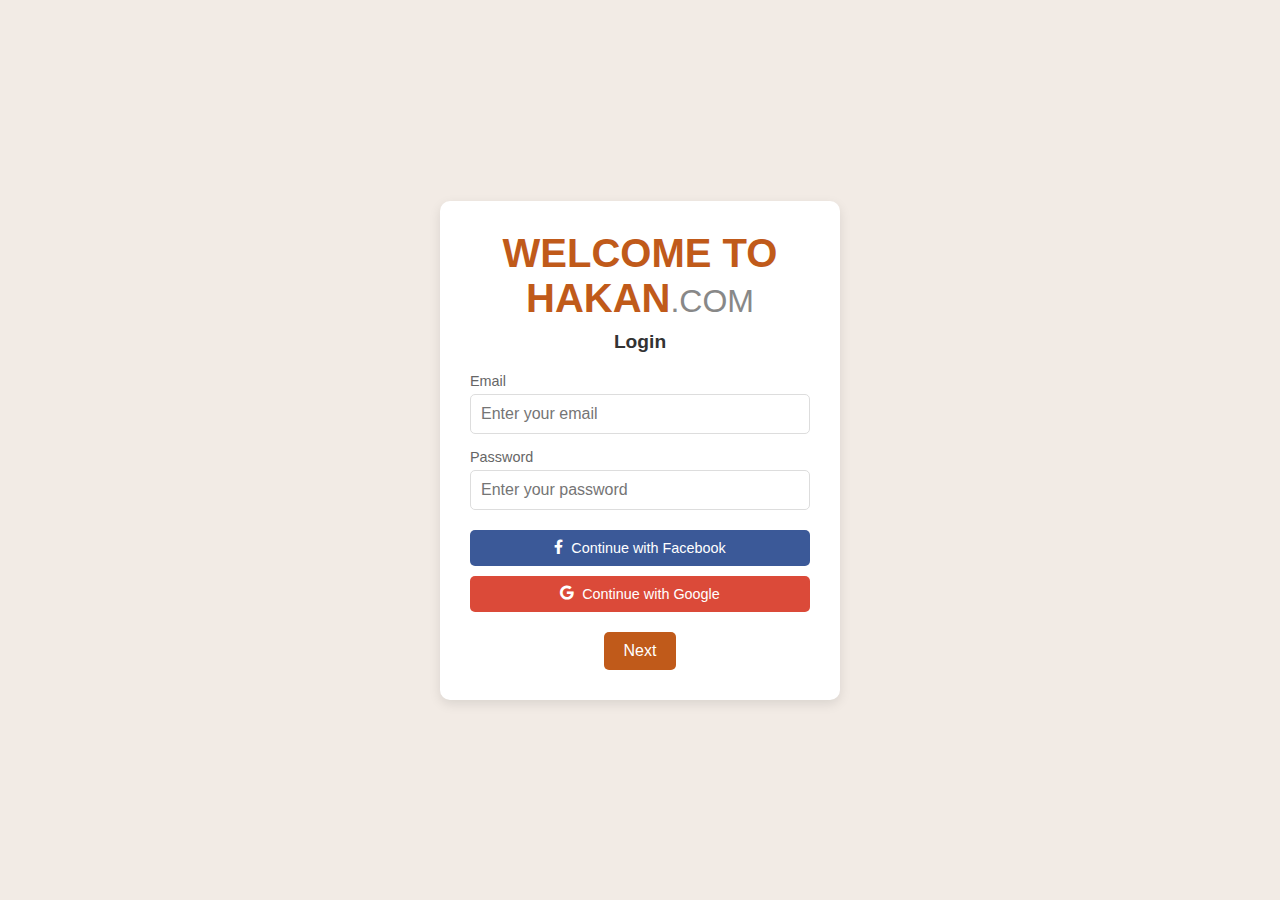
<file: index.html>
<!DOCTYPE html>
<html lang="en">
<head>
  <meta charset="UTF-8">
  <meta name="viewport" content="width=device-width, initial-scale=1.0">
  <title>Login - HAKAN</title>
  <link rel="stylesheet" href="https://cdnjs.cloudflare.com/ajax/libs/font-awesome/6.0.0-beta3/css/all.min.css">
  <style>
    /* styles.css */

* {
  box-sizing: border-box;
  margin: 0;
  padding: 0;
  font-family: Arial, sans-serif;
}

body {
  display: flex;
  align-items: center;
  justify-content: center;
  min-height: 100vh;
  background-color: #f2ebe5;
}

.login-container {
  background-color: #fff;
  padding: 30px;
  width: 100%;
  max-width: 400px;
  border-radius: 10px;
  box-shadow: 0 4px 12px rgba(0, 0, 0, 0.1);
  text-align: center;
}

h1 {
  font-size: 2.5rem;
  color: #c05a1a;
  margin-bottom: 10px;
}

h2 {
  font-size: 1.2rem;
  color: #333;
  margin-bottom: 20px;
}

.input-group {
  margin-bottom: 15px;
  text-align: left;
}

.input-group label {
  display: block;
  font-size: 0.9rem;
  color: #666;
  margin-bottom: 5px;
}

.input-group input {
  width: 100%;
  padding: 10px;
  font-size: 1rem;
  border: 1px solid #ddd;
  border-radius: 5px;
  transition: border-color 0.3s;
}

.input-group input:focus {
  border-color: #c05a1a;
  outline: none;
}

.social-login {
  margin: 20px 0;
}

.social-btn {
  display: flex;
  align-items: center;
  justify-content: center;
  width: 100%;
  padding: 10px;
  font-size: 0.9rem;
  color: #fff;
  text-decoration: none;
  border-radius: 5px;
  margin-bottom: 10px;
  transition: background-color 0.3s;
}

.social-btn i {
  margin-right: 8px;
}

.facebook {
  background-color: #3b5998;
}

.facebook:hover {
  background-color: #334d84;
}

.google {
  background-color: #db4a39;
}

.google:hover {
  background-color: #c13b2f;
}

.next-btn {
  display: inline-block;
  background-color: #c05a1a;
  color: #fff;
  padding: 10px 20px;
  font-size: 1rem;
  text-decoration: none;
  border-radius: 5px;
  transition: background-color 0.3s;
}

.next-btn:hover {
  background-color: #a04917;
}

.com {
    font-size: 0.8em; /* Ukuran font lebih kecil */
    color: #888; /* Warna font berbeda (contoh: abu-abu) */
    font-weight: normal; /* Jika ingin font-nya lebih ringan */
}

  </style>
</head>
<body>
  <div class="login-container">
    <h1>WELCOME TO HAKAN<span class="com">.COM</span></h1>

    <h2>Login</h2>
    <form>
      <div class="input-group">
        <label for="email">Email</label>
        <input type="email" id="email" name="email" placeholder="Enter your email">
      </div>
      <div class="input-group">
        <label for="password">Password</label>
        <input type="password" id="password" name="password" placeholder="Enter your password">
      </div>
      <div class="social-login">
        <a href="#" class="social-btn facebook"><i class="fab fa-facebook-f"></i> Continue with Facebook</a>
        <a href="#" class="social-btn google"><i class="fab fa-google"></i> Continue with Google</a>
      </div>
      <a href="page_1/index.html" class="next-btn">Next</a>
    </form>
  </div>
</body>
</html>
</file>
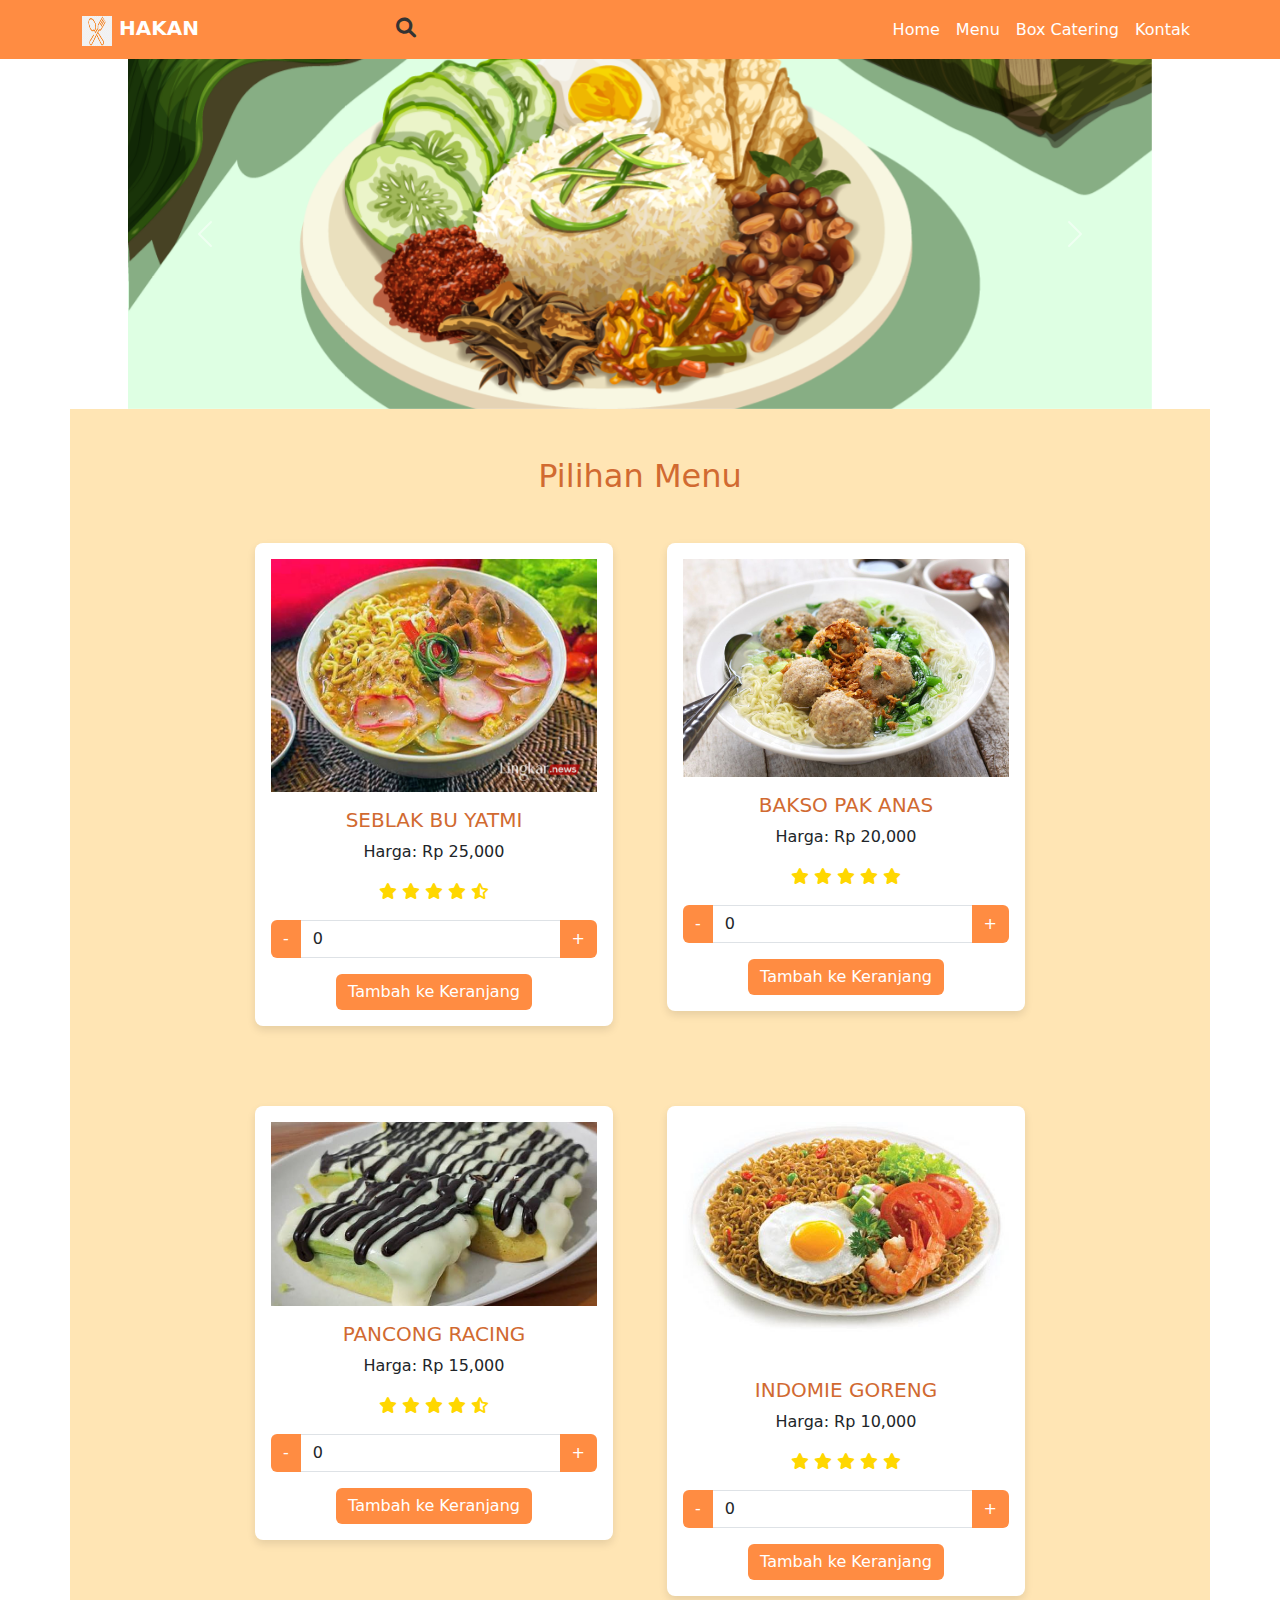
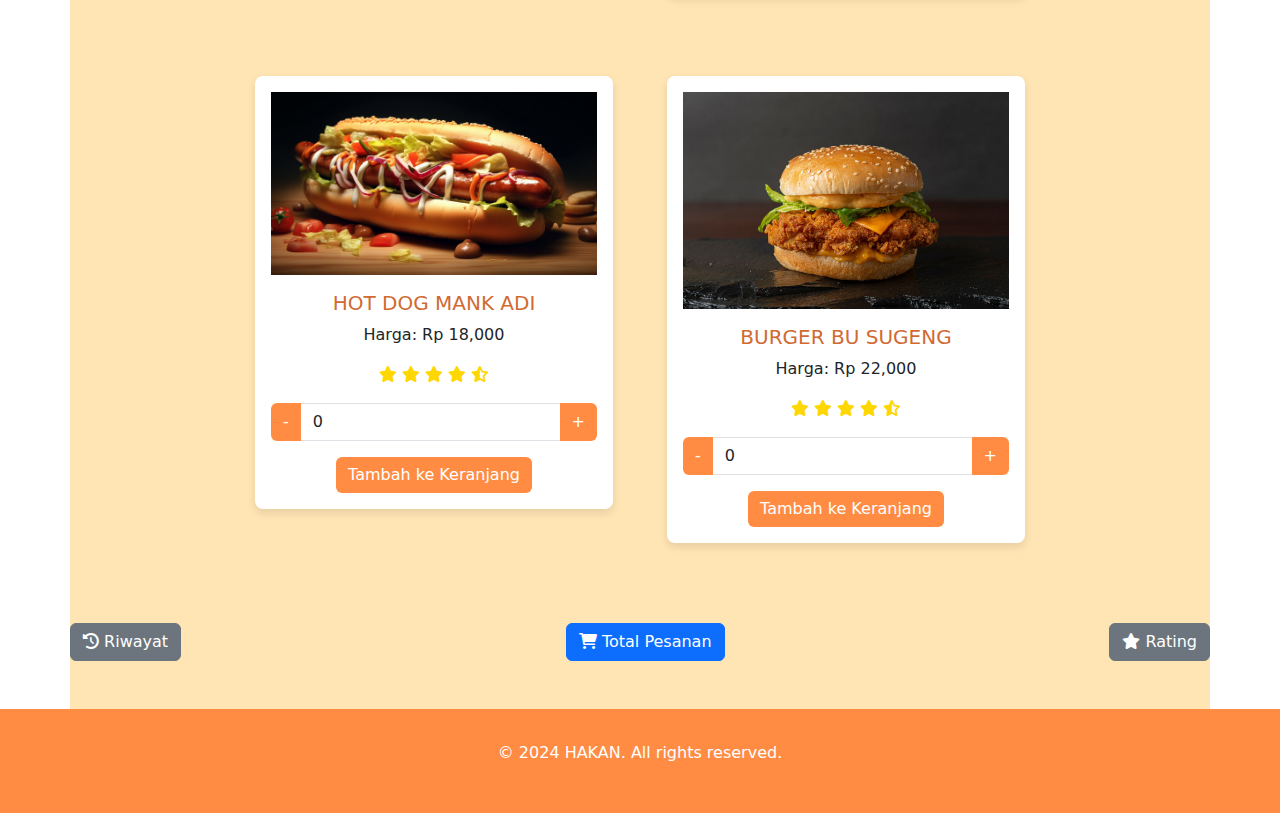
<file: page_2/index.html>
<!DOCTYPE html>
<html lang="en">
<head>
    <meta charset="UTF-8">
    <meta name="viewport" content="width=device-width, initial-scale=1.0">
    <title>HAKAN</title>
    <link rel="stylesheet" href="https://cdnjs.cloudflare.com/ajax/libs/font-awesome/6.0.0-beta3/css/all.min.css">
    <link href="https://cdn.jsdelivr.net/npm/bootstrap@5.3.0-alpha1/dist/css/bootstrap.min.css" rel="stylesheet">
    <link rel="stylesheet" href="styles.css">
</head>
<body>

    <!-- Navbar -->
<nav class="navbar navbar-expand-lg sticky-top">
    <div class="container">
        <a class="navbar-brand" href="#">
            <img src="../assets/logo.png" alt="Logo" width="30" height="30" class="d-inline-block align-text-top"> HAKAN
        </a>
        <button class="navbar-toggler" type="button" data-bs-toggle="collapse" data-bs-target="#navbarNav" aria-controls="navbarNav" aria-expanded="false" aria-label="Toggle navigation">
            <span class="navbar-toggler-icon"></span>
        </button>
        <div class="collapse navbar-collapse" id="navbarNav">
            <ul class="navbar-nav ms-auto">
                <li class="nav-item">
                    <a class="nav-link" href="#">Home</a>
                </li>
                <li class="nav-item">
                    <a class="nav-link" href="#">Menu</a>
                </li>
                <li class="nav-item">
                    <a class="nav-link" href="#">Box Catering</a>
                </li>
                <li class="nav-item">
                    <a class="nav-link" href="#">Kontak</a>
                </li>
            </ul>
        </div>
        <!-- Search Input in the middle -->
        <div class="search-container mx-auto">
            <button class="btn search-btn" id="searchBtn">
                <i class="fas fa-search"></i>
            </button>
            <input type="text" id="searchInput" class="form-control search-input" placeholder="Cari Makanan...">
        </div>
    </div>
</nav>

   <!-- Carousel -->
<div id="carouselExampleControls" class="carousel slide" data-bs-ride="carousel">
    <div class="carousel-inner">
        <div class="carousel-item active">
            <img src="../assets/carousel_1.png" class="d-block carousel-img" alt="makanan 1">
        </div>
        <div class="carousel-item">
            <img src="../assets/carousel_2.jpg" class="d-block carousel-img" alt="makanan 2">
        </div>
        <div class="carousel-item">
            <img src="../assets/carousel_3.jpg" class="d-block carousel-img" alt="makanan 3">
        </div>
    </div>
    <button class="carousel-control-prev" type="button" data-bs-target="#carouselExampleControls" data-bs-slide="prev">
        <span class="carousel-control-prev-icon" aria-hidden="true"></span>
        <span class="visually-hidden">Previous</span>
    </button>
    <button class="carousel-control-next" type="button" data-bs-target="#carouselExampleControls" data-bs-slide="next">
        <span class="carousel-control-next-icon" aria-hidden="true"></span>
        <span class="visually-hidden">Next</span>
    </button>
</div>

  <!-- Menu Section -->
<section class="menu-section container text-center">
    <h2 class="mb-5" style="color: #D16A31;">Pilihan Menu</h2>
    <div class="row g-4">
        <!-- Menu Item 1 -->
        <div class="col-md-4">
            <div class="menu-item">
                <img src="../assets/seblak.jpg" alt="Menu 1" class="img-fluid menu-img">
                <h5>SEBLAK BU YATMI</h5>
                <p>Harga: Rp 25,000</p>
                <div class="rating">
                    <i class="fas fa-star"></i>
                    <i class="fas fa-star"></i>
                    <i class="fas fa-star"></i>
                    <i class="fas fa-star"></i>
                    <i class="fas fa-star-half-alt"></i>
                </div>
                <div class="input-group mt-3">
                    <button class="btn btn-outline-secondary" onclick="updateQuantity('seblak', -1)">-</button>
                    <input type="number" id="seblak" class="form-control" value="0" min="0">
                    <button class="btn btn-outline-secondary" onclick="updateQuantity('seblak', 1)">+</button>
                </div>
                <button class="btn mt-3" onclick="addToCart('Seblak Bu Yatmi', 25000, 'seblak')">Tambah ke Keranjang</button>
            </div>
        </div>
        <!-- Menu Item 2 -->
        <div class="col-md-4">
            <div class="menu-item">
                <img src="../assets/bakso.jpg" alt="Menu 2" class="img-fluid menu-img">
                <h5>BAKSO PAK ANAS</h5>
                <p>Harga: Rp 20,000</p>
                <div class="rating">
                    <i class="fas fa-star"></i>
                    <i class="fas fa-star"></i>
                    <i class="fas fa-star"></i>
                    <i class="fas fa-star"></i>
                    <i class="fas fa-star"></i>
                </div>
                <div class="input-group mt-3">
                    <button class="btn btn-outline-secondary" onclick="updateQuantity('bakso', -1)">-</button>
                    <input type="number" id="bakso" class="form-control" value="0" min="0">
                    <button class="btn btn-outline-secondary" onclick="updateQuantity('bakso', 1)">+</button>
                </div>
                <button class="btn mt-3" onclick="addToCart('Bakso Pak Anas', 20000, 'bakso')">Tambah ke Keranjang</button>
            </div>
        </div>
        <!-- Menu Item 3 -->
        <div class="col-md-4">
            <div class="menu-item">
                <img src="../assets/pancong.jpg" alt="Menu 3" class="img-fluid menu-img">
                <h5>PANCONG RACING</h5>
                <p>Harga: Rp 15,000</p>
                <div class="rating">
                    <i class="fas fa-star"></i>
                    <i class="fas fa-star"></i>
                    <i class="fas fa-star"></i>
                    <i class="fas fa-star"></i>
                    <i class="fas fa-star-half-alt"></i>
                </div>
                <div class="input-group mt-3">
                    <button class="btn btn-outline-secondary" onclick="updateQuantity('pancong', -1)">-</button>
                    <input type="number" id="pancong" class="form-control" value="0" min="0">
                    <button class="btn btn-outline-secondary" onclick="updateQuantity('pancong', 1)">+</button>
                </div>
                <button class="btn mt-3" onclick="addToCart('Pancong Racing', 15000, 'pancong')">Tambah ke Keranjang</button>
            </div>
        </div>
        <!-- Menu Item 4 -->
        <div class="col-md-4">
            <div class="menu-item">
                <img src="../assets/indomie.jpg" alt="Menu 4" class="img-fluid menu-img">
                <h5>INDOMIE GORENG</h5>
                <p>Harga: Rp 10,000</p>
                <div class="rating">
                    <i class="fas fa-star"></i>
                    <i class="fas fa-star"></i>
                    <i class="fas fa-star"></i>
                    <i class="fas fa-star"></i>
                    <i class="fas fa-star"></i>
                </div>
                <div class="input-group mt-3">
                    <button class="btn btn-outline-secondary" onclick="updateQuantity('indomie', -1)">-</button>
                    <input type="number" id="indomie" class="form-control" value="0" min="0">
                    <button class="btn btn-outline-secondary" onclick="updateQuantity('indomie', 1)">+</button>
                </div>
                <button class="btn mt-3" onclick="addToCart('Nanang Indomie', 10000, 'indomie')">Tambah ke Keranjang</button>
            </div>
        </div>
        <!-- Menu Item 5 -->
        <div class="col-md-4">
            <div class="menu-item">
                <img src="../assets/hotdog.png" alt="Menu 5" class="img-fluid menu-img">
                <h5>HOT DOG MANK ADI</h5>
                <p>Harga: Rp 18,000</p>
                <div class="rating">
                    <i class="fas fa-star"></i>
                    <i class="fas fa-star"></i>
                    <i class="fas fa-star"></i>
                    <i class="fas fa-star"></i>
                    <i class="fas fa-star-half-alt"></i>
                </div>
                <div class="input-group mt-3">
                    <button class="btn btn-outline-secondary" onclick="updateQuantity('hotdog', -1)">-</button>
                    <input type="number" id="hotdog" class="form-control" value="0" min="0">
                    <button class="btn btn-outline-secondary" onclick="updateQuantity('hotdog', 1)">+</button>
                </div>
                <button class="btn mt-3" onclick="addToCart('Hot Dog', 18000, 'hotdog')">Tambah ke Keranjang</button>
            </div>
        </div>
        <!-- Menu Item 6 -->
        <div class="col-md-4">
            <div class="menu-item">
                <img src="../assets/burger.jpeg" alt="Menu 6" class="img-fluid menu-img">
                <h5>BURGER BU SUGENG</h5>
                <p>Harga: Rp 22,000</p>
                <div class="rating">
                    <i class="fas fa-star"></i>
                    <i class="fas fa-star"></i>
                    <i class="fas fa-star"></i>
                    <i class="fas fa-star"></i>
                    <i class="fas fa-star-half-alt"></i>
                </div>
                <div class="input-group mt-3">
                    <button class="btn btn-outline-secondary" onclick="updateQuantity('burger', -1)">-</button>
                    <input type="number" id="burger" class="form-control" value="0" min="0">
                    <button class="btn btn-outline-secondary" onclick="updateQuantity('burger', 1)">+</button>
                </div>
                <button class="btn mt-3" onclick="addToCart('Burger', 22000, 'burger')">Tambah ke Keranjang</button>
            </div>
        </div>
    </div>

    <!-- Total Pesanan Button -->
    <div class="mt-5 d-flex justify-content-between">
        <a href="riwayat.html" class="btn btn-secondary">
            <i class="fas fa-history"></i> Riwayat
        </a>
    </a>
    <a href="index_1.html" class="btn btn-primary">
        <i class="fas fa-shopping-cart"></i> Total Pesanan
    </a>
        <a href="rating.html" class="btn btn-secondary">
            <i class="fas fa-star"></i> Rating
        </a>
    </div>
</section>


    <!-- Footer -->
    <footer class="text-center">
        <div class="container">
            <p>&copy; 2024 HAKAN. All rights reserved.</p>
        </div>
    </footer>

    <script src="https://cdn.jsdelivr.net/npm/@popperjs/core@2.11.6/dist/umd/popper.min.js"></script>
    <script src="https://cdn.jsdelivr.net/npm/bootstrap@5.3.0-alpha1/dist/js/bootstrap.min.js"></script>
    <!-- Script -->
<script>
    function updateQuantity(menuId, change) {
        const quantityInput = document.getElementById(menuId);
        let quantity = parseInt(quantityInput.value);
        quantity += change;
        if (quantity >= 0) {
            quantityInput.value = quantity;
        }
    }

    function addToCart(menuName, price, menuId) {
        const quantity = parseInt(document.getElementById(menuId).value);
        if (quantity > 0) {
            alert(`Anda telah menambahkan ${quantity} ${menuName} ke keranjang dengan total Rp ${price * quantity}`);
        } else {
            alert('Pilih jumlah menu terlebih dahulu');
        }
    }
</script>
<script>
    const searchBtn = document.getElementById("searchBtn");
    const searchContainer = document.querySelector(".search-container");

    searchBtn.addEventListener("click", () => {
        searchContainer.classList.toggle("active");
    });
</script>
</body>
</html>
</file>
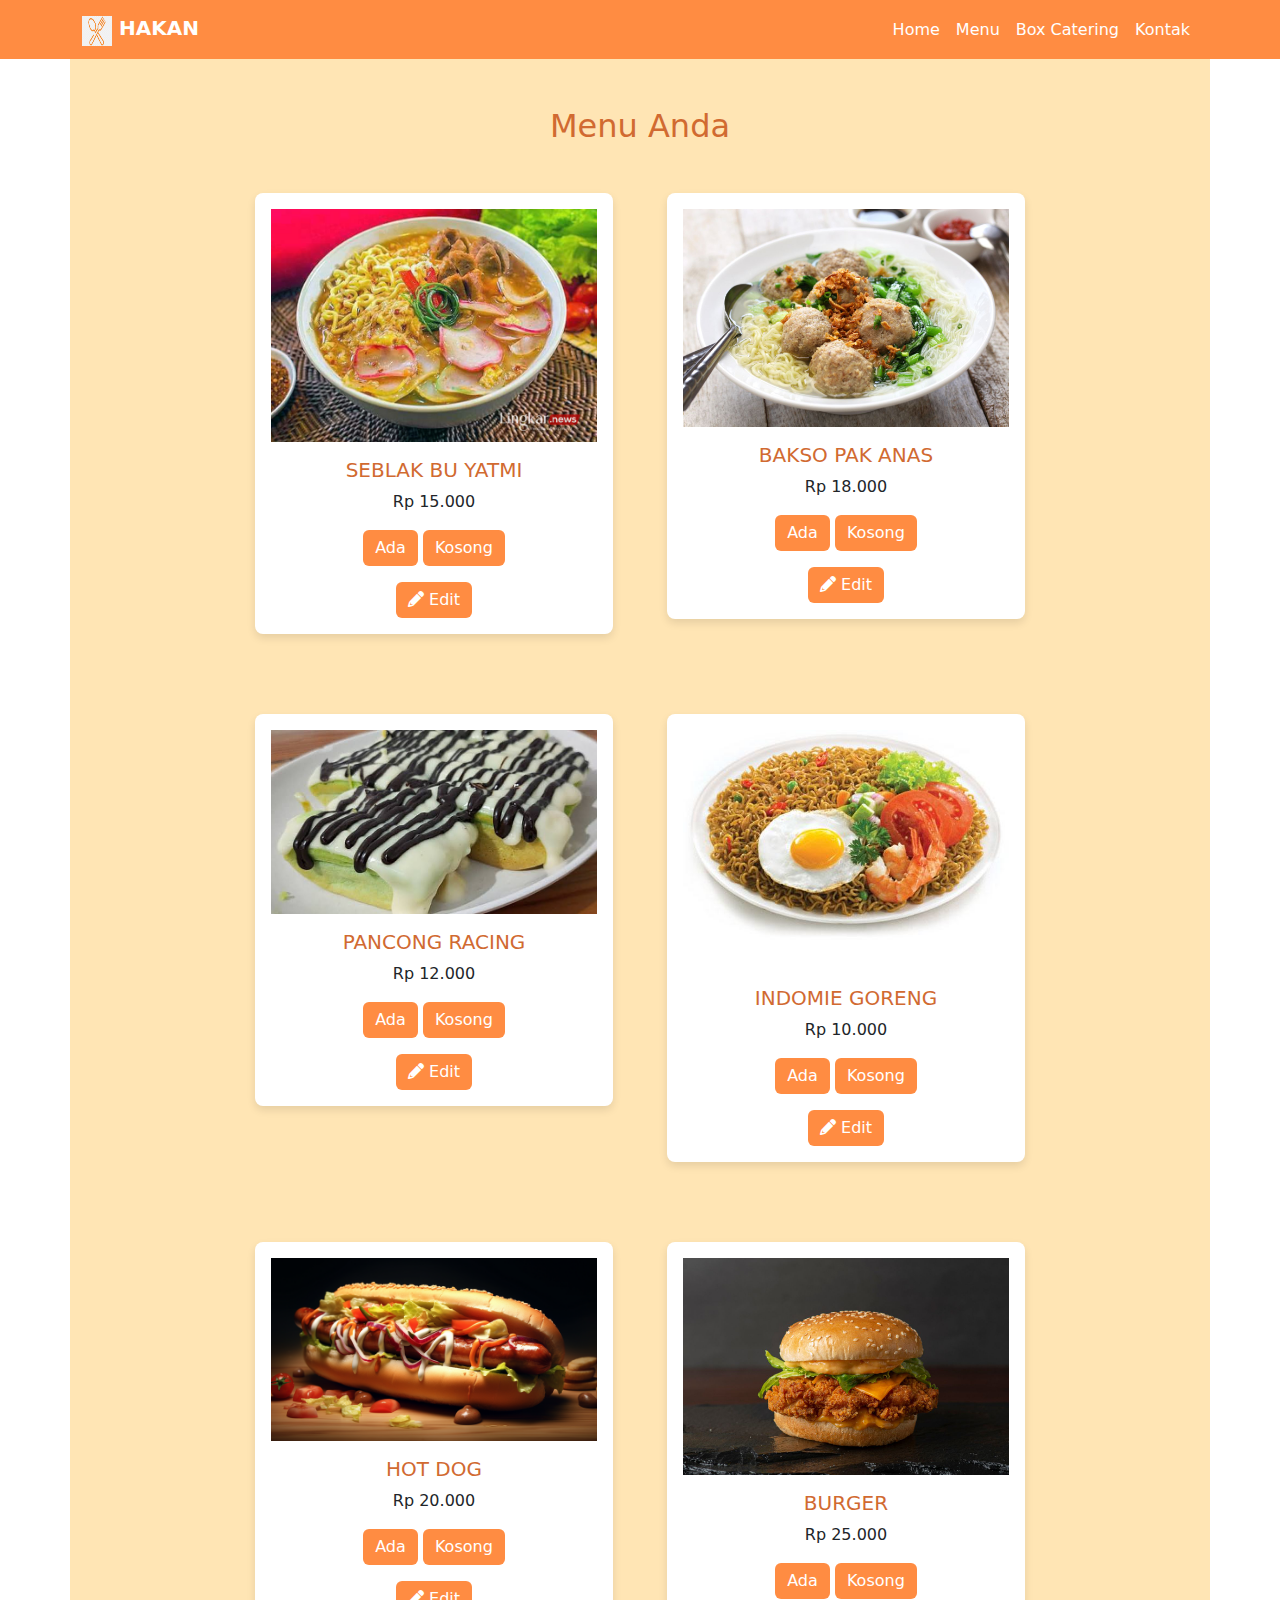
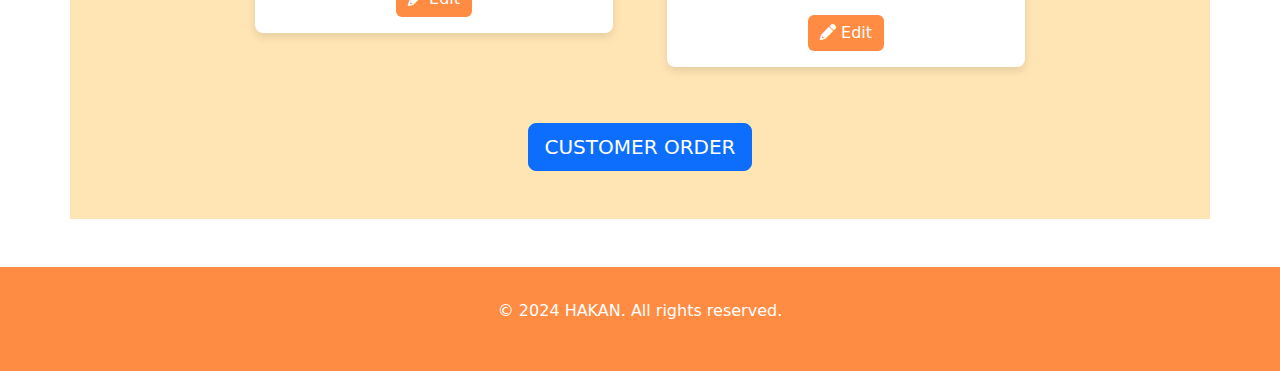
<file: page_3/index.html>
<!DOCTYPE html>
<html lang="en">
<head>
    <meta charset="UTF-8">
    <meta name="viewport" content="width=device-width, initial-scale=1.0">
    <title>HAKAN - Vendor Dashboard</title>
    <link rel="stylesheet" href="https://cdnjs.cloudflare.com/ajax/libs/font-awesome/6.0.0-beta3/css/all.min.css">
    <link href="https://cdn.jsdelivr.net/npm/bootstrap@5.3.0-alpha1/dist/css/bootstrap.min.css" rel="stylesheet">
    <link rel="stylesheet" href="styles.css">
</head>
<body>

    <!-- Navbar -->
    <nav class="navbar navbar-expand-lg sticky-top">
        <div class="container">
            <a class="navbar-brand" href="#">
                <img src="../assets/logo.png" alt="Logo" width="30" height="30" class="d-inline-block align-text-top"> HAKAN
            </a>
            <button class="navbar-toggler" type="button" data-bs-toggle="collapse" data-bs-target="#navbarNav" aria-controls="navbarNav" aria-expanded="false" aria-label="Toggle navigation">
                <span class="navbar-toggler-icon"></span>
            </button>
            <div class="collapse navbar-collapse" id="navbarNav">
                <ul class="navbar-nav ms-auto">
                    <li class="nav-item">
                        <a class="nav-link" href="#">Home</a>
                    </li>
                    <li class="nav-item">
                        <a class="nav-link" href="#">Menu</a>
                    </li>
                    <li class="nav-item">
                        <a class="nav-link" href="#">Box Catering</a>
                    </li>
                    <li class="nav-item">
                        <a class="nav-link" href="#">Kontak</a>
                    </li>
                </ul>
            </div>
        </div>
    </nav>

    <!-- Menu Section -->
    <section class="menu-section container text-center">
        <h2 class="mb-5" style="color: #D16A31;">Menu Anda</h2>
        <div class="row g-4">
            <!-- Menu Item 1 -->
            <div class="col-md-4">
                <div class="menu-item">
                    <img src="../assets/seblak.jpg" alt="Seblak Bu Yatmi" class="img-fluid menu-img">
                    <h5>SEBLAK BU YATMI</h5>
                    <p class="price">Rp 15.000</p>
                    <div class="status-buttons mt-3">
                        <button class="btn btn-success" onclick="setStatus('seblak', 'ada')">Ada</button>
                        <button class="btn btn-danger" onclick="setStatus('seblak', 'kosong')">Kosong</button>
                    </div>
                    <div class="edit-btn mt-3">
                        <button class="btn btn-warning"><i class="fas fa-pencil-alt"></i> Edit</button>
                    </div>
                </div>
            </div>

            <!-- Menu Item 2 -->
            <div class="col-md-4">
                <div class="menu-item">
                    <img src="../assets/bakso.jpg" alt="Bakso Pak Anas" class="img-fluid menu-img">
                    <h5>BAKSO PAK ANAS</h5>
                    <p class="price">Rp 18.000</p>
                    <div class="status-buttons mt-3">
                        <button class="btn btn-success" onclick="setStatus('bakso', 'ada')">Ada</button>
                        <button class="btn btn-danger" onclick="setStatus('bakso', 'kosong')">Kosong</button>
                    </div>
                    <div class="edit-btn mt-3">
                        <button class="btn btn-warning"><i class="fas fa-pencil-alt"></i> Edit</button>
                    </div>
                </div>
            </div>

            <!-- Menu Item 3 -->
            <div class="col-md-4">
                <div class="menu-item">
                    <img src="../assets/pancong.jpg" alt="Pancong Racing" class="img-fluid menu-img">
                    <h5>PANCONG RACING</h5>
                    <p class="price">Rp 12.000</p>
                    <div class="status-buttons mt-3">
                        <button class="btn btn-success" onclick="setStatus('pancong', 'ada')">Ada</button>
                        <button class="btn btn-danger" onclick="setStatus('pancong', 'kosong')">Kosong</button>
                    </div>
                    <div class="edit-btn mt-3">
                        <button class="btn btn-warning"><i class="fas fa-pencil-alt"></i> Edit</button>
                    </div>
                </div>
            </div>

            <!-- Menu Item 4 -->
            <div class="col-md-4">
                <div class="menu-item">
                    <img src="../assets/indomie.jpg" alt="Nanang Indomie" class="img-fluid menu-img">
                    <h5>INDOMIE GORENG</h5>
                    <p class="price">Rp 10.000</p>
                    <div class="status-buttons mt-3">
                        <button class="btn btn-success" onclick="setStatus('indomie', 'ada')">Ada</button>
                        <button class="btn btn-danger" onclick="setStatus('indomie', 'kosong')">Kosong</button>
                    </div>
                    <div class="edit-btn mt-3">
                        <button class="btn btn-warning"><i class="fas fa-pencil-alt"></i> Edit</button>
                    </div>
                </div>
            </div>

            <!-- Menu Item 5 -->
            <div class="col-md-4">
                <div class="menu-item">
                    <img src="../assets/hotdog.png" alt="Hot Dog" class="img-fluid menu-img">
                    <h5>HOT DOG</h5>
                    <p class="price">Rp 20.000</p>
                    <div class="status-buttons mt-3">
                        <button class="btn btn-success" onclick="setStatus('hotdog', 'ada')">Ada</button>
                        <button class="btn btn-danger" onclick="setStatus('hotdog', 'kosong')">Kosong</button>
                    </div>
                    <div class="edit-btn mt-3">
                        <button class="btn btn-warning"><i class="fas fa-pencil-alt"></i> Edit</button>
                    </div>
                </div>
            </div>

            <!-- Menu Item 6 -->
            <div class="col-md-4">
                <div class="menu-item">
                    <img src="../assets/burger.jpeg" alt="Burger" class="img-fluid menu-img">
                    <h5>BURGER</h5>
                    <p class="price">Rp 25.000</p>
                    <div class="status-buttons mt-3">
                        <button class="btn btn-success" onclick="setStatus('burger', 'ada')">Ada</button>
                        <button class="btn btn-danger" onclick="setStatus('burger', 'kosong')">Kosong</button>
                    </div>
                    <div class="edit-btn mt-3">
                        <button class="btn btn-warning"><i class="fas fa-pencil-alt"></i> Edit</button>
                    </div>
                </div>
            </div>
        </div>
        
        <!-- Pesanan Button -->
        <div class="mt-4">
            <a href="orderan.html">
                <button class="btn btn-primary btn-lg">CUSTOMER ORDER</button>
            </a>
            
        </div>
    </section>

    <!-- Footer -->
    <footer class="text-center mt-5">
        <div class="container">
            <p>&copy; 2024 HAKAN. All rights reserved.</p>
        </div>
    </footer>

    <script src="https://cdn.jsdelivr.net/npm/@popperjs/core@2.11.6/dist/umd/popper.min.js"></script>
    <script src="https://cdn.jsdelivr.net/npm/bootstrap@5.3.0-alpha1/dist/js/bootstrap.min.js"></script>
    <script>
        function setStatus(item, status) {
            alert(item + " is now " + status);
        }
    </script>
</body>
</html>
</file>
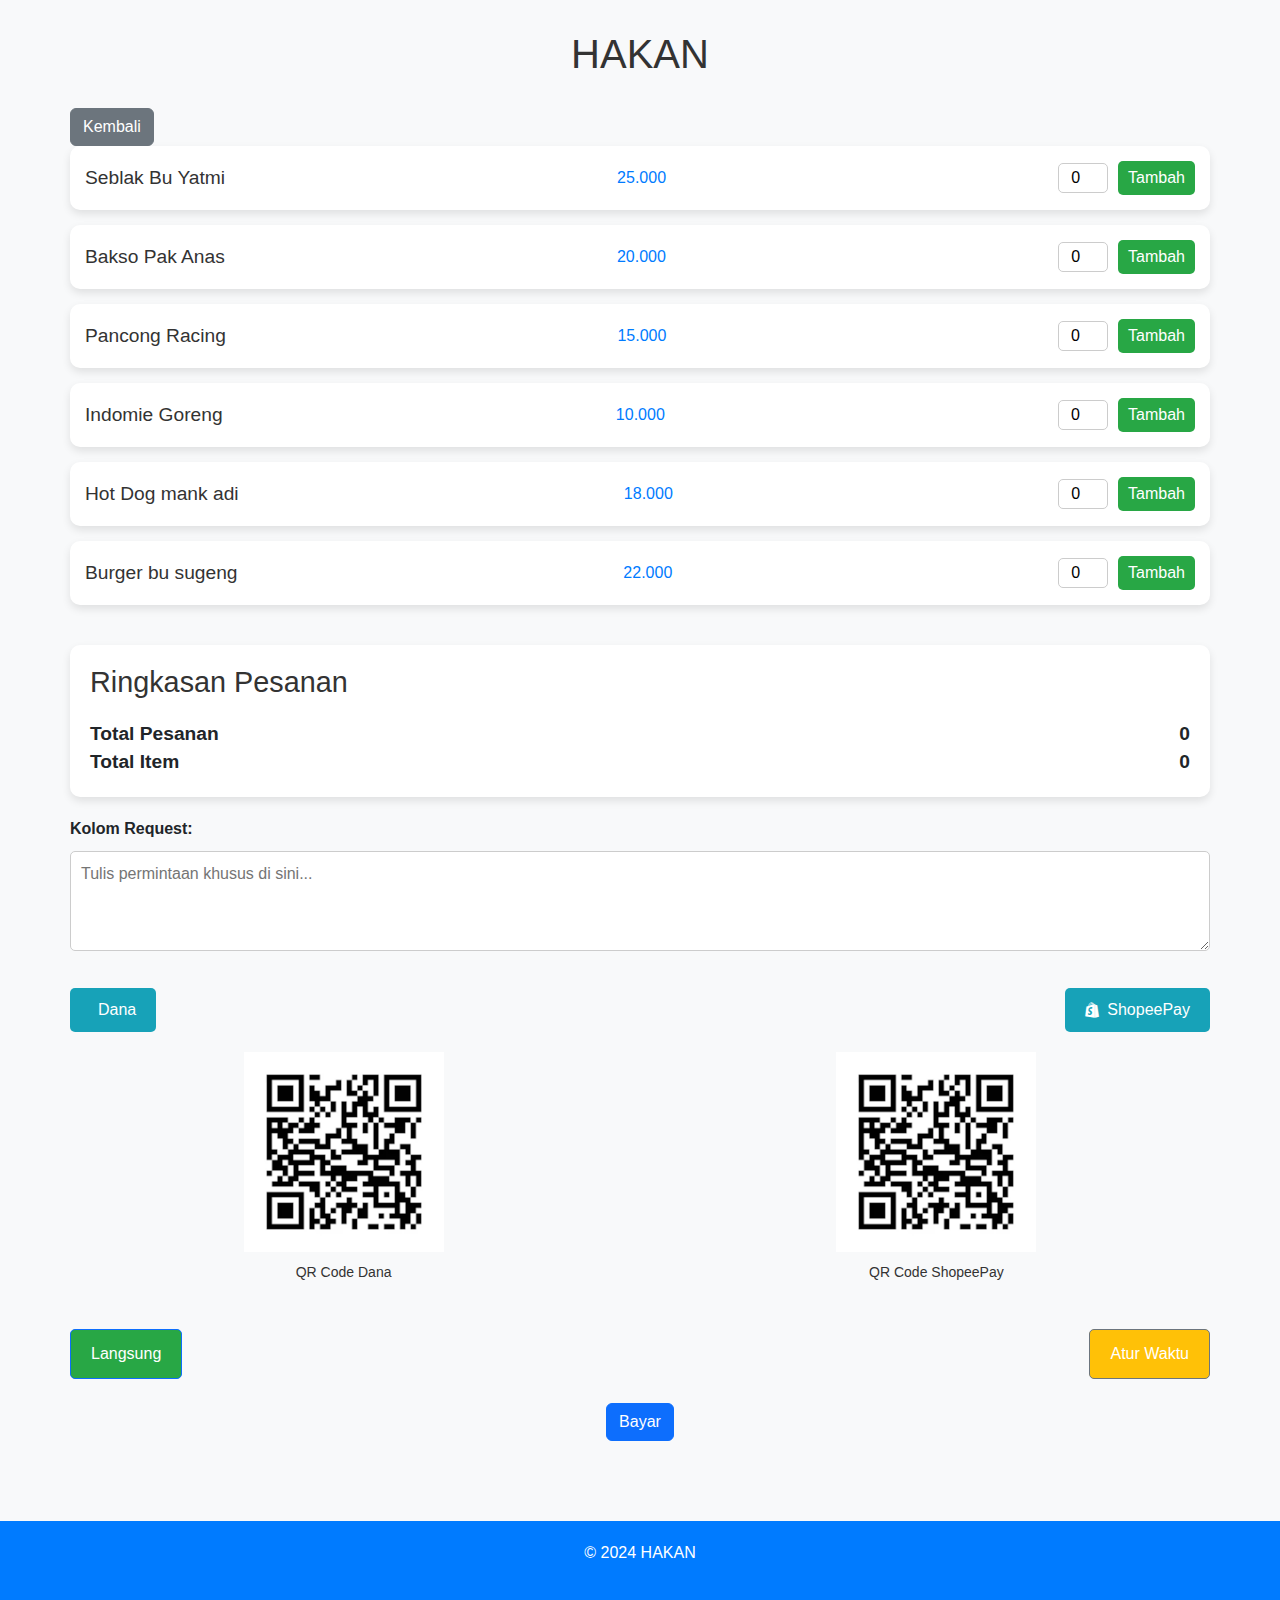
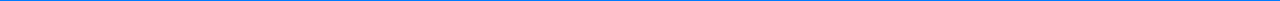
<file: page_2/index_1.html>
<!DOCTYPE html>
<html lang="en">
<head>
    <meta charset="UTF-8">
    <meta name="viewport" content="width=device-width, initial-scale=1.0">
    <title>HAKAN - Pesanan</title>
    <link href="https://cdnjs.cloudflare.com/ajax/libs/font-awesome/5.15.4/css/all.min.css" rel="stylesheet">
    <link href="https://cdn.jsdelivr.net/npm/bootstrap@5.3.0-alpha1/dist/css/bootstrap.min.css" rel="stylesheet">
    <style>
        /* Styling for the page */
        body {
            font-family: Arial, sans-serif;
            background-color: #f8f9fa;
            margin: 0;
            padding: 0;
        }

        .container {
            max-width: 1200px;
            margin: 0 auto;
            padding: 30px;
        }

        /* HAKAN Header */
        .header {
            text-align: center;
            margin-bottom: 30px;
        }

        .header h1 {
            font-size: 2.5rem;
            color: #333;
        }

        /* Card for food items */
        .food-item {
            display: flex;
            justify-content: space-between;
            align-items: center;
            background: #fff;
            padding: 15px;
            border-radius: 10px;
            margin-bottom: 15px;
            box-shadow: 0 4px 8px rgba(0, 0, 0, 0.1);
        }

        .food-item .name {
            font-size: 1.2rem;
            color: #333;
        }

        .food-item .price {
            font-size: 1rem;
            color: #007bff;
        }

        .food-item .quantity {
            display: flex;
            align-items: center;
        }

        .food-item .quantity input {
            width: 50px;
            height: 30px;
            text-align: center;
            border-radius: 5px;
            border: 1px solid #ccc;
            margin-right: 10px;
        }

        .food-item button {
            background-color: #28a745;
            color: white;
            border: none;
            padding: 5px 10px;
            border-radius: 5px;
            cursor: pointer;
        }

        .food-item button:hover {
            background-color: #218838;
        }

        /* Order summary */
        .order-summary {
            margin-top: 40px;
            padding: 20px;
            background: #fff;
            border-radius: 10px;
            box-shadow: 0 4px 8px rgba(0, 0, 0, 0.1);
        }

        .order-summary h3 {
            font-size: 1.8rem;
            margin-bottom: 20px;
            color: #333;
        }

        .order-summary .total {
            display: flex;
            justify-content: space-between;
            font-size: 1.2rem;
        }

        .order-summary .total span {
            font-weight: bold;
        }

        /* Request input section */
        .request-input {
            margin-top: 20px;
        }

        .request-input label {
            font-size: 1rem;
            font-weight: bold;
        }

        .request-input textarea {
            width: 100%;
            height: 100px;
            padding: 10px;
            border: 1px solid #ccc;
            border-radius: 5px;
            margin-top: 10px;
            font-size: 1rem;
        }

        /* Payment options */
        .payment-options {
            margin-top: 30px;
            display: flex;
            justify-content: space-between;
        }

        .payment-options .payment-btn {
            padding: 10px 20px;
            background-color: #17a2b8;
            color: white;
            font-size: 1rem;
            border: none;
            border-radius: 5px;
            cursor: pointer;
            display: flex;
            align-items: center;
        }

        .payment-options .payment-btn i {
            margin-right: 8px;
        }

        .payment-options .payment-btn:hover {
            background-color: #138496;
        }

        /* Action buttons */
        .action-buttons {
            margin-top: 30px;
            display: flex;
            justify-content: space-between;
        }

        .action-buttons .btn {
            padding: 12px 20px;
            border-radius: 5px;
            cursor: pointer;
        }

        .action-buttons .btn-primary {
            background-color: #28a745;
            color: white;
        }

        .action-buttons .btn-primary:hover {
            background-color: #218838;
        }

        .action-buttons .btn-secondary {
            background-color: #ffc107;
            color: white;
        }

        .action-buttons .btn-secondary:hover {
            background-color: #e0a800;
        }

        /* Footer */
        footer {
            margin-top: 50px;
            text-align: center;
            padding: 20px;
            background-color: #007bff;
            color: white;
        }
        .payment-btn.selected, .action-buttons .btn.selected {
            background-color: #4CAF50;
            color: white;
        }
        .payment-btn.selected, .action-buttons .btn.selected {
            background-color: #4CAF50;
            color: white;
        }

        .payment-qr-codes {
            display: flex;
            justify-content: space-between;
            margin-top: 20px;
        }

        .payment-qr {
            text-align: center;
            width: 48%;
        }

        .qr-code-img {
            width: 100%;
            max-width: 200px;
        }

        .payment-qr p {
            margin-top: 10px;
            font-size: 14px;
            color: #333;
        }
    </style>
</head>
<body>
    <div class="container">
        <!-- Header -->
        <div class="header">
            <h1>HAKAN</h1>
        </div>

        <!-- Tombol Kembali -->
        <div class="back-button">
            <button onclick="goBack()" class="btn btn-secondary">Kembali</button>
        </div>

        <!-- Food List -->
        <div class="food-item">
            <div class="name">Seblak Bu Yatmi</div>
            <div class="price">25.000</div>
            <div class="quantity">
                <input type="number" id="seblak-quantity" value="0" min="0">
                <button onclick="addItem('seblak', 25000)">Tambah</button>
            </div>
        </div>

        <div class="food-item">
            <div class="name">Bakso Pak Anas</div>
            <div class="price">20.000</div>
            <div class="quantity">
                <input type="number" id="bakso-quantity" value="0" min="0">
                <button onclick="addItem('bakso', 20000)">Tambah</button>
            </div>
        </div>

        <div class="food-item">
            <div class="name">Pancong Racing</div>
            <div class="price">15.000</div>
            <div class="quantity">
                <input type="number" id="pancong-quantity" value="0" min="0">
                <button onclick="addItem('pancong', 15000)">Tambah</button>
            </div>
        </div>

        <div class="food-item">
            <div class="name">Indomie Goreng</div>
            <div class="price">10.000</div>
            <div class="quantity">
                <input type="number" id="indomie-quantity" value="0" min="0">
                <button onclick="addItem('indomie', 10000)">Tambah</button>
            </div>
        </div>

        <div class="food-item">
            <div class="name">Hot Dog mank adi</div>
            <div class="price">18.000</div>
            <div class="quantity">
                <input type="number" id="hotdog-quantity" value="0" min="0">
                <button onclick="addItem('hotdog', 18000)">Tambah</button>
            </div>
        </div>

        <div class="food-item">
            <div class="name">Burger bu sugeng</div>
            <div class="price">22.000</div>
            <div class="quantity">
                <input type="number" id="burger-quantity" value="0" min="0">
                <button onclick="addItem('burger', 22000)">Tambah</button>
            </div>
        </div>

        <!-- Order Summary -->
        <div class="order-summary">
            <h3>Ringkasan Pesanan</h3>
            <div class="total">
                <span>Total Pesanan</span>
                <span id="total-price">0</span>
            </div>
            <div class="total">
                <span>Total Item</span>
                <span id="total-items">0</span>
            </div>
        </div>

        <!-- Request Input -->
        <div class="request-input">
            <label for="request">Kolom Request:</label>
            <textarea id="request" placeholder="Tulis permintaan khusus di sini..."></textarea>
        </div>

        <div class="payment-options">
            <button class="payment-btn" id="dana" onclick="togglePayment('dana')"><i class="fab fa-dana"></i> Dana</button>
            <button class="payment-btn" id="shopeepay" onclick="togglePayment('shopeepay')"><i class="fab fa-shopify"></i> ShopeePay</button>
        </div>

        <div class="payment-qr-codes">
            <div id="dana-qr" class="payment-qr">
                <img src="../assets/QR.png" alt="QR Code Dana" class="qr-code-img">
                <p>QR Code Dana</p>
            </div>
            <div id="shopeepay-qr" class="payment-qr">
                <img src="../assets/QR.png" alt="QR Code ShopeePay" class="qr-code-img">
                <p>QR Code ShopeePay</p>
            </div>
        </div>

        <!-- Action Buttons -->
        <div class="action-buttons">
            <button class="btn btn-primary" id="langsung" onclick="toggleAction('langsung')">Langsung</button>
            <button class="btn btn-secondary" id="atur-waktu" onclick="toggleAction('atur-waktu')">Atur Waktu</button>
        </div>

        <!-- Pay Button -->
        <div class="text-center mt-4">
            <button class="btn btn-primary" id="pay-btn" onclick="pay()">Bayar</button>
        </div>
    </div>

    <!-- Footer -->
    <footer>
        <p>© 2024 HAKAN</p>
    </footer>

    <script>
        let totalItems = 0;
        let totalPrice = 0;

        function addItem(item, price) {
            const quantity = document.getElementById(`${item}-quantity`).value;
            totalItems += parseInt(quantity);
            totalPrice += parseInt(quantity) * price;

            // Update totals
            document.getElementById('total-items').textContent = totalItems;
            document.getElementById('total-price').textContent = totalPrice.toLocaleString();
        }

        // For now, just a simple console log to show the button functionality
        document.getElementById('pay-btn').addEventListener('click', function() {
            alert('Pembayaran sedang diproses!');
        });

        

        // Function for "Back" button
        function goBack() {
            window.history.back(); // Navigasi kembali ke halaman sebelumnya
        }
    </script>
    <script>
        let selectedPayments = [];
        let selectedActions = [];

        // Fungsi untuk memilih pembayaran
        function togglePayment(payment) {
            // Cek jika tombol sudah dipilih
            const index = selectedPayments.indexOf(payment);
            if (index > -1) {
                selectedPayments.splice(index, 1);
                document.getElementById(payment).classList.remove("selected");
            } else {
                if (selectedPayments.length < 2) {
                    selectedPayments.push(payment);
                    document.getElementById(payment).classList.add("selected");
                }
            }
            validateChoices();
        }

        // Fungsi untuk memilih aksi
        function toggleAction(action) {
            const index = selectedActions.indexOf(action);
            if (index > -1) {
                selectedActions.splice(index, 1);
                document.getElementById(action).classList.remove("selected");
            } else {
                if (selectedActions.length < 2) {
                    selectedActions.push(action);
                    document.getElementById(action).classList.add("selected");
                }
            }
            validateChoices();
        }

        // Validasi kombinasi pilihan
        function validateChoices() {
            const validCombinations = [
                ['dana', 'langsung'],
                ['dana', 'atur-waktu'],
                ['shopeepay', 'langsung'],
                ['shopeepay', 'atur-waktu']
            ];

            let isValid = false;
            // Cek apakah kombinasi yang dipilih valid
            validCombinations.forEach(combination => {
                if (combination.every(item => selectedPayments.includes(item) || selectedActions.includes(item))) {
                    isValid = true;
                }
            });

            // Enable or disable the "Bayar" button based on validity
            document.getElementById('pay-btn').disabled = !isValid;
        }

        // Fungsi untuk menangani pembayaran
        function pay() {
            alert('Pembayaran sedang diproses!');
        }

        // Fungsi untuk "Back" button
        function goBack() {
            window.history.back(); // Navigasi kembali ke halaman sebelumnya
        }
    </script>


    <script src="https://cdn.jsdelivr.net/npm/bootstrap@5.3.0-alpha1/dist/js/bootstrap.bundle.min.js"></script>
</body>

</html>
</file>
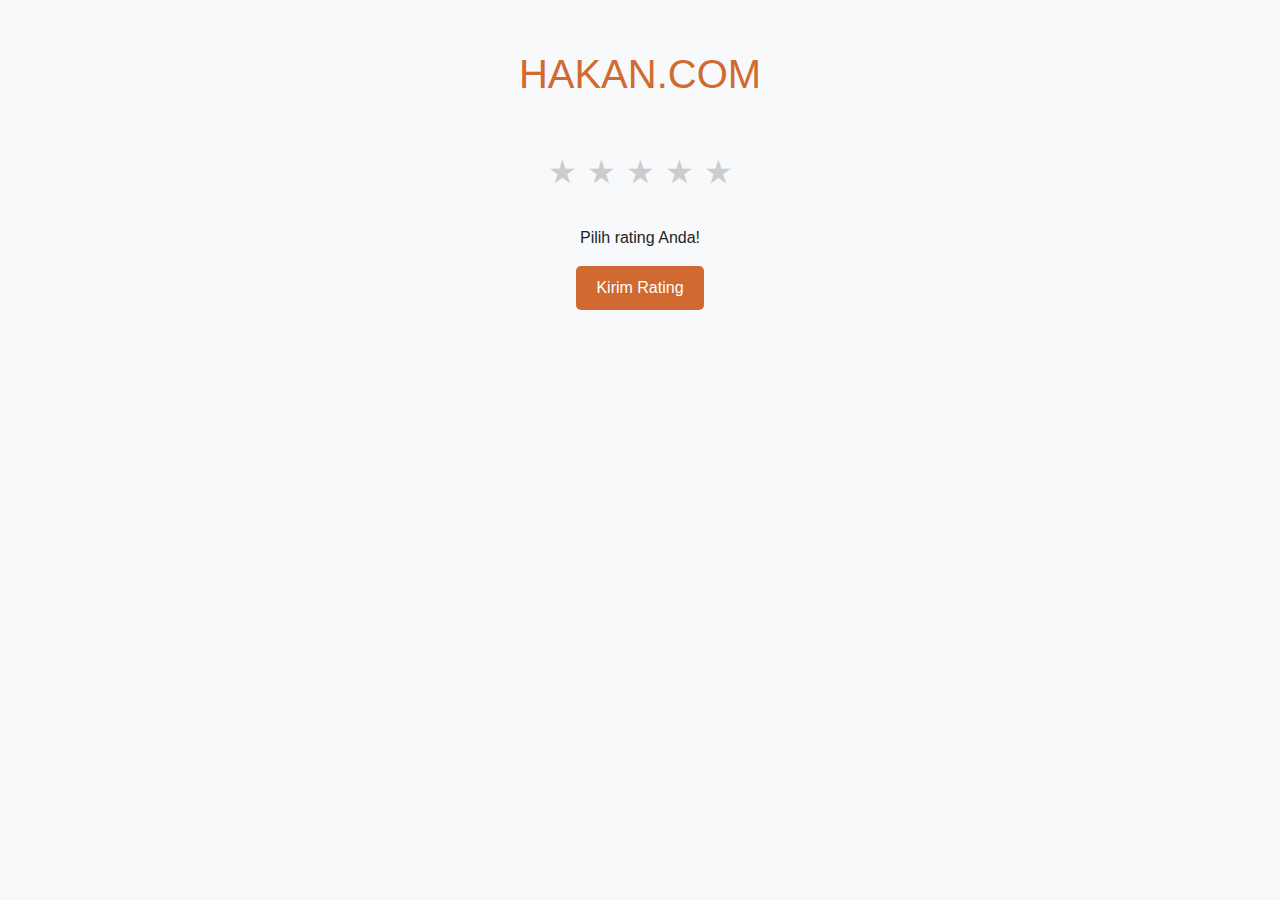
<file: page_2/rating.html>
<!DOCTYPE html>
<html lang="id">
<head>
    <meta charset="UTF-8">
    <meta name="viewport" content="width=device-width, initial-scale=1.0">
    <title>HAKAN.COM - Rating</title>
    <link href="https://cdn.jsdelivr.net/npm/bootstrap@5.3.0-alpha1/dist/css/bootstrap.min.css" rel="stylesheet">
    <style>
        body {
            font-family: Arial, sans-serif;
            background-color: #f8f9fa;
            margin: 0;
            padding: 0;
        }

        h1 {
            text-align: center;
            color: #D16A31;
            margin-top: 20px;
        }

        .rating-container {
            display: flex;
            justify-content: center;
            align-items: center;
            margin-top: 50px;
        }

        .star {
            font-size: 2rem;
            color: #ccc;
            cursor: pointer;
            transition: color 0.3s;
            margin: 0 5px;
        }

        .star.selected,
        .star.hover {
            color: #D16A31;
        }

        .submit-rating {
            margin-top: 30px;
            text-align: center;
        }

        .submit-rating button {
            background-color: #D16A31;
            border: none;
            color: white;
            padding: 10px 20px;
            font-size: 1rem;
            border-radius: 5px;
            cursor: pointer;
            transition: background-color 0.3s;
        }

        .submit-rating button:hover {
            background-color: #a85a26;
        }

        .container {
            margin-top: 50px;
        }
    </style>
</head>
<body>

    <div class="container">
        <h1>HAKAN.COM</h1>
        <div class="rating-container">
            <!-- Bintang Rating -->
            <span class="star" data-value="1">&#9733;</span>
            <span class="star" data-value="2">&#9733;</span>
            <span class="star" data-value="3">&#9733;</span>
            <span class="star" data-value="4">&#9733;</span>
            <span class="star" data-value="5">&#9733;</span>
        </div>

        <div class="submit-rating">
            <p id="rating-result">Pilih rating Anda!</p>
            <button onclick="submitRating()">Kirim Rating</button>
        </div>
    </div>

    <script>
        // Mendapatkan semua elemen bintang
        const stars = document.querySelectorAll('.star');
        let selectedRating = 0;

        // Menambahkan event listener untuk hover
        stars.forEach(star => {
            star.addEventListener('mouseover', () => {
                const value = parseInt(star.getAttribute('data-value'));
                highlightStars(value);
            });

            star.addEventListener('mouseout', () => {
                highlightStars(selectedRating);
            });

            star.addEventListener('click', () => {
                selectedRating = parseInt(star.getAttribute('data-value'));
                document.getElementById('rating-result').innerText = `Rating Anda: ${selectedRating} bintang`;
                highlightStars(selectedRating);
            });
        });

        // Fungsi untuk memberi warna pada bintang
        function highlightStars(rating) {
            stars.forEach(star => {
                const value = parseInt(star.getAttribute('data-value'));
                if (value <= rating) {
                    star.classList.add('hover');
                } else {
                    star.classList.remove('hover');
                }
            });
        }

        // Fungsi untuk submit rating
        function submitRating() {
            if (selectedRating > 0) {
                alert(`Terima kasih! Anda memberikan rating ${selectedRating} bintang.`);
            } else {
                alert('Silakan pilih rating terlebih dahulu.');
            }
        }
    </script>

    <script src="https://cdn.jsdelivr.net/npm/bootstrap@5.3.0-alpha1/dist/js/bootstrap.bundle.min.js"></script>
</body>
</html>
</file>
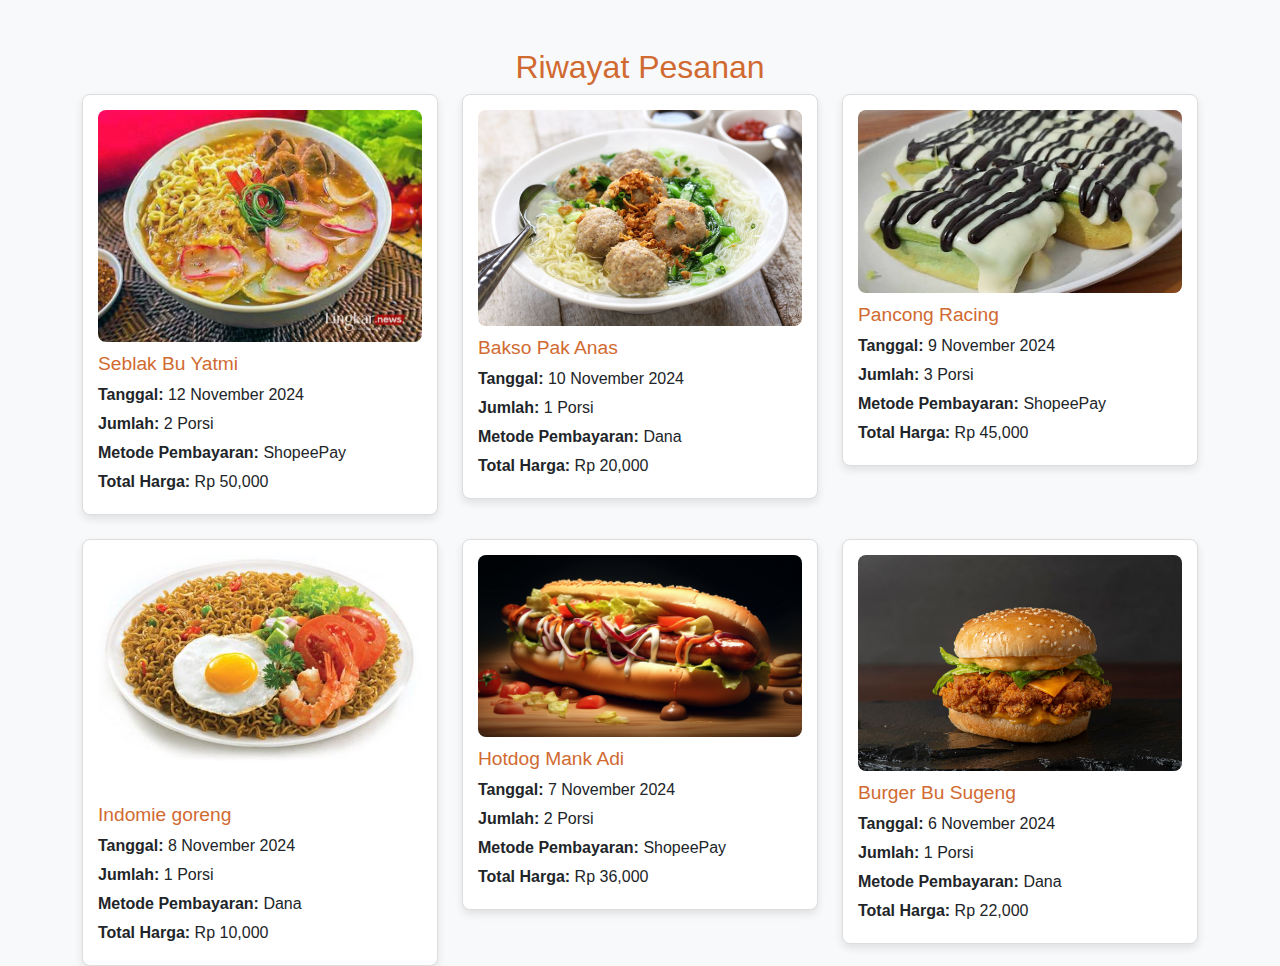
<file: page_2/riwayat.html>
<!DOCTYPE html>
<html lang="id">
<head>
    <meta charset="UTF-8">
    <meta name="viewport" content="width=device-width, initial-scale=1.0">
    <title>Riwayat Pesanan</title>
    <link href="https://cdn.jsdelivr.net/npm/bootstrap@5.3.0-alpha1/dist/css/bootstrap.min.css" rel="stylesheet">
    <style>
        body {
            font-family: Arial, sans-serif;
            background-color: #f8f9fa;
            margin: 0;
            padding: 0;
        }

        h2 {
            color: #D16A31;
        }

        .order-item {
            border: 1px solid #ddd;
            border-radius: 8px;
            padding: 15px;
            background-color: white;
            box-shadow: 0 4px 8px rgba(0, 0, 0, 0.1);
        }

        .order-item img {
            width: 100%;
            border-radius: 8px;
        }

        .order-item h5 {
            margin-top: 10px;
            font-size: 1.2rem;
            color: #D16A31;
        }

        .order-item p {
            font-size: 1rem;
            margin: 5px 0;
        }
    </style>
</head>
<body>

    <section class="container mt-5">
        <h2 class="text-center">Riwayat Pesanan</h2>
        <div class="row g-4">
            <!-- Seblak Bu Yatmi -->
            <div class="col-md-4">
                <div class="order-item">
                    <img src="../assets/seblak.jpg" alt="Seblak Bu Yatmi" class="img-fluid">
                    <h5>Seblak Bu Yatmi</h5>
                    <p><strong>Tanggal:</strong> 12 November 2024</p>
                    <p><strong>Jumlah:</strong> 2 Porsi</p>
                    <p><strong>Metode Pembayaran:</strong> ShopeePay</p>
                    <p><strong>Total Harga:</strong> Rp 50,000</p>
                </div>
            </div>

            <!-- Bakso Pak Anas -->
            <div class="col-md-4">
                <div class="order-item">
                    <img src="../assets/bakso.jpg" alt="Bakso Pak Anas" class="img-fluid">
                    <h5>Bakso Pak Anas</h5>
                    <p><strong>Tanggal:</strong> 10 November 2024</p>
                    <p><strong>Jumlah:</strong> 1 Porsi</p>
                    <p><strong>Metode Pembayaran:</strong> Dana</p>
                    <p><strong>Total Harga:</strong> Rp 20,000</p>
                </div>
            </div>

            <!-- Pancong Racing -->
            <div class="col-md-4">
                <div class="order-item">
                    <img src="../assets/pancong.jpg" alt="Pancong Racing" class="img-fluid">
                    <h5>Pancong Racing</h5>
                    <p><strong>Tanggal:</strong> 9 November 2024</p>
                    <p><strong>Jumlah:</strong> 3 Porsi</p>
                    <p><strong>Metode Pembayaran:</strong> ShopeePay</p>
                    <p><strong>Total Harga:</strong> Rp 45,000</p>
                </div>
            </div>

            <!-- Nanang Indomie -->
            <div class="col-md-4">
                <div class="order-item">
                    <img src="../assets/indomie.jpg" alt="Nanang Indomie" class="img-fluid">
                    <h5>Indomie goreng</h5>
                    <p><strong>Tanggal:</strong> 8 November 2024</p>
                    <p><strong>Jumlah:</strong> 1 Porsi</p>
                    <p><strong>Metode Pembayaran:</strong> Dana</p>
                    <p><strong>Total Harga:</strong> Rp 10,000</p>
                </div>
            </div>

            <!-- Hotdog Mank Adi -->
            <div class="col-md-4">
                <div class="order-item">
                    <img src="../assets/hotdog.png" alt="Hotdog Mank Adi" class="img-fluid">
                    <h5>Hotdog Mank Adi</h5>
                    <p><strong>Tanggal:</strong> 7 November 2024</p>
                    <p><strong>Jumlah:</strong> 2 Porsi</p>
                    <p><strong>Metode Pembayaran:</strong> ShopeePay</p>
                    <p><strong>Total Harga:</strong> Rp 36,000</p>
                </div>
            </div>

            <!-- Burger Bu Sugeng -->
            <div class="col-md-4">
                <div class="order-item">
                    <img src="../assets/burger.jpeg" alt="Burger Bu Sugeng" class="img-fluid">
                    <h5>Burger Bu Sugeng</h5>
                    <p><strong>Tanggal:</strong> 6 November 2024</p>
                    <p><strong>Jumlah:</strong> 1 Porsi</p>
                    <p><strong>Metode Pembayaran:</strong> Dana</p>
                    <p><strong>Total Harga:</strong> Rp 22,000</p>
                </div>
            </div>
        </div>
    </section>

    <script src="https://cdn.jsdelivr.net/npm/bootstrap@5.3.0-alpha1/dist/js/bootstrap.bundle.min.js"></script>
</body>
</html>
</file>
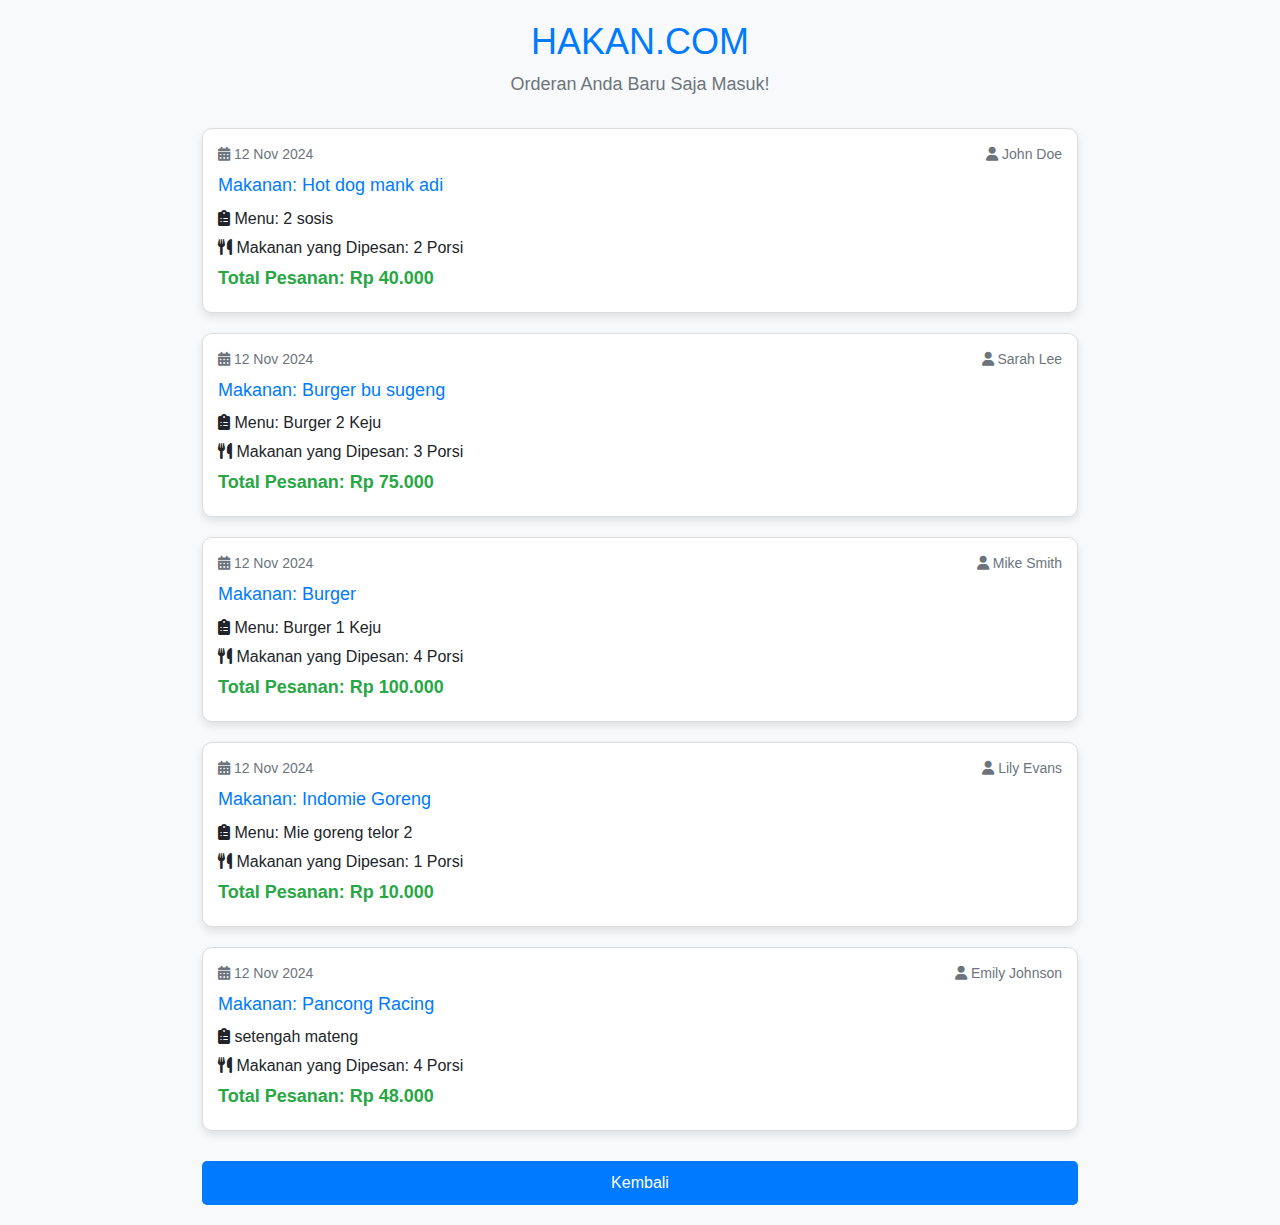
<file: page_3/orderan.html>
<!DOCTYPE html>
<html lang="en">
<head>
    <meta charset="UTF-8">
    <meta name="viewport" content="width=device-width, initial-scale=1.0">
    <title>HAKAN - Notifikasi Pesanan</title>
    <link href="https://cdn.jsdelivr.net/npm/bootstrap@5.3.0-alpha1/dist/css/bootstrap.min.css" rel="stylesheet">
    <link href="https://cdnjs.cloudflare.com/ajax/libs/font-awesome/6.0.0-beta3/css/all.min.css" rel="stylesheet">
    <style>
        /* CSS Style */
        body {
            font-family: Arial, sans-serif;
            background-color: #f8f9fa;
            padding: 20px;
        }

        .container {
            max-width: 900px;
            margin: 0 auto;
        }

        .header {
            text-align: center;
            margin-bottom: 30px;
        }

        .header h1 {
            font-size: 36px;
            color: #007bff;
        }

        .header p {
            font-size: 18px;
            color: #6c757d;
        }

        .grid-container {
            display: grid;
            grid-template-columns: 1fr;
            gap: 20px;
        }

        .order-card {
            background-color: #fff;
            border: 1px solid #ddd;
            border-radius: 10px;
            padding: 15px;
            box-shadow: 0 4px 8px rgba(0, 0, 0, 0.1);
        }

        .order-card .order-info {
            display: flex;
            justify-content: space-between;
            margin-bottom: 10px;
        }

        .order-card .order-info span {
            font-size: 14px;
            color: #6c757d;
        }

        .order-card h5 {
            font-size: 18px;
            color: #007bff;
            margin: 10px 0;
        }

        .order-card p {
            font-size: 16px;
            margin: 5px 0;
        }

        .order-card .order-total {
            font-size: 18px;
            font-weight: bold;
            color: #28a745;
        }

        .back-btn {
            display: block;
            margin-top: 30px;
            background-color: #007bff;
            color: white;
            padding: 10px 20px;
            font-size: 16px;
            text-align: center;
            text-decoration: none;
            border-radius: 5px;
        }

        .back-btn:hover {
            background-color: #0056b3;
        }
    </style>
</head>
<body>

    <div class="container">
        <!-- Header -->
        <div class="header">
            <h1>HAKAN.COM</h1>
            <p>Orderan Anda Baru Saja Masuk!</p>
        </div>

        <!-- Order Grid -->
        <div class="grid-container">
            <!-- Order 1 -->
            <div class="order-card">
                <div class="order-info">
                    <span><i class="fas fa-calendar-alt"></i> 12 Nov 2024</span>
                    <span><i class="fas fa-user"></i> John Doe</span>
                </div>
                <h5>Makanan: Hot dog mank adi</h5>
                <p><i class="fas fa-clipboard-list"></i> Menu: 2 sosis</p>
                <p><i class="fas fa-utensils"></i> Makanan yang Dipesan: 2 Porsi</p>
                <p class="order-total">Total Pesanan: Rp 40.000</p>
            </div>

            <!-- Order 2 -->
            <div class="order-card">
                <div class="order-info">
                    <span><i class="fas fa-calendar-alt"></i> 12 Nov 2024</span>
                    <span><i class="fas fa-user"></i> Sarah Lee</span>
                </div>
                <h5>Makanan: Burger bu sugeng</h5>
                <p><i class="fas fa-clipboard-list"></i> Menu: Burger 2 Keju</p>
                <p><i class="fas fa-utensils"></i> Makanan yang Dipesan: 3 Porsi</p>
                <p class="order-total">Total Pesanan: Rp 75.000</p>
            </div>

            <!-- Order 3 -->
            <div class="order-card">
                <div class="order-info">
                    <span><i class="fas fa-calendar-alt"></i> 12 Nov 2024</span>
                    <span><i class="fas fa-user"></i> Mike Smith</span>
                </div>
                <h5>Makanan: Burger</h5>
                <p><i class="fas fa-clipboard-list"></i> Menu: Burger 1 Keju</p>
                <p><i class="fas fa-utensils"></i> Makanan yang Dipesan: 4 Porsi</p>
                <p class="order-total">Total Pesanan: Rp 100.000</p>
            </div>

            <!-- Order 4 -->
            <div class="order-card">
                <div class="order-info">
                    <span><i class="fas fa-calendar-alt"></i> 12 Nov 2024</span>
                    <span><i class="fas fa-user"></i> Lily Evans</span>
                </div>
                <h5>Makanan: Indomie Goreng</h5>
                <p><i class="fas fa-clipboard-list"></i> Menu: Mie goreng telor 2 </p>
                <p><i class="fas fa-utensils"></i> Makanan yang Dipesan: 1 Porsi</p>
                <p class="order-total">Total Pesanan: Rp 10.000</p>
            </div>

            <!-- Order 5 -->
            <div class="order-card">
                <div class="order-info">
                    <span><i class="fas fa-calendar-alt"></i> 12 Nov 2024</span>
                    <span><i class="fas fa-user"></i> Emily Johnson</span>
                </div>
                <h5>Makanan: Pancong Racing</h5>
                <p><i class="fas fa-clipboard-list"></i> setengah mateng</p>
                <p><i class="fas fa-utensils"></i> Makanan yang Dipesan: 4 Porsi</p>
                <p class="order-total">Total Pesanan: Rp 48.000</p>
            </div>
        </div>

        <!-- Back Button -->
        <a href="javascript:history.back()" class="back-btn">Kembali</a>
    </div>

    <script>
        // Optional JavaScript for additional functionalities (if needed)
        // For example, to add animations or further interactivity
    </script>

</body>
</html>
</file>
<file: page_2/styles.css>
/* Navbar styling */
  .navbar {
    background-color: #FF8C42;
}
.navbar-brand {
    color: white;
    font-weight: bold;
}
.navbar-nav .nav-link {
    color: white;
}
.navbar-nav .nav-link:hover {
    color: #D16A31;
}

/* Carousel styling */
.carousel-item img {
    max-height: 500px;
    object-fit: cover;
    width: 100%;
}

/* Menu section styling */
.menu-section {
    padding: 3rem 0;
    background-color: #FFE5B4;
}
.menu-item {
    background-color: white;
    border-radius: 8px;
    padding: 1rem;
    text-align: center;
    box-shadow: 0 4px 8px rgba(0, 0, 0, 0.1);
    transition: transform 0.3s ease;
    margin-bottom: 2rem; /* Menambahkan margin bawah untuk jarak antar item */
}
.menu-item:hover {
    transform: translateY(-5px);
}
.menu-item h5 {
    margin-top: 1rem;
    color: #D16A31;
}
.menu-item .rating {
    color: #FFD700;
}
.menu-item .btn {
    background-color: #FF8C42;
    color: white;
    border: none;
    transition: background-color 0.3s ease;
}
.menu-item .btn:hover {
    background-color: #D16A31;
}

/* Carousel customization */
.carousel {
    width: 80%; /* Mengatur lebar carousel menjadi 80% dari lebar halaman */
    margin: 0 auto; /* Memastikan carousel berada di tengah */
}

/* Mengatur gambar carousel agar tidak terpotong dan tetap utuh */
.carousel-img {
    width: 100%; /* Menyesuaikan gambar dengan lebar carousel */
    height: 350px; /* Menentukan tinggi gambar agar proporsional */
    object-fit: contain; /* Menjaga agar seluruh gambar tetap terlihat, tidak terpotong */
}

/* Menjaga agar carousel tidak terlalu besar */
.carousel-inner {
    max-height: 350px; /* Menentukan tinggi maksimum carousel */
}

/* Grid consistency */
.row {
    display: flex;
    flex-wrap: wrap;
    gap: 1.5rem; /* Menambahkan jarak antar grid */
    justify-content: center; /* Memastikan grid ada di tengah */
}

.col-md-4 {
    padding: 0 15px; /* Menambahkan padding ke kiri dan kanan untuk memberi jarak */
}

.search-container {
    position: absolute;
    left: 30%; /* Shift it more to the right to avoid buttons */
    top: 50%;
    transform: translateY(-50%);
    display: flex;
    align-items: center;
}

/* Hide the input by default */
.search-input {
    display: none;
    position: relative;
    margin-left: 10px;
    transition: all 0.3s ease-in-out;
    width: 250px;
    opacity: 0;
    visibility: hidden;
}

/* Show the input field on button click */
.search-container.active .search-input {
    display: block;
    opacity: 1;
    visibility: visible;
}

.search-btn {
    background: transparent;
    border: none;
    cursor: pointer;
}

.search-btn i {
    font-size: 20px;
    color: #333;
}

/* Footer styling */
footer {
    background-color: #FF8C42;
    color: white;
    padding: 2rem 0;
}
footer a {
    color: white;
    text-decoration: none;
}
footer a:hover {
    color: #FFD700;
}
</file>
<file: page_3/styles.css>
/* Navbar styling */
.navbar {
    background-color: #FF8C42;
}
.navbar-brand {
    color: white;
    font-weight: bold;
}
.navbar-nav .nav-link {
    color: white;
}
.navbar-nav .nav-link:hover {
    color: #D16A31;
}

/* Carousel styling */
.carousel-item img {
    max-height: 500px;
    object-fit: cover;
    width: 100%;
}

/* Menu section styling */
.menu-section {
    padding: 3rem 0;
    background-color: #FFE5B4;
}
.menu-item {
    background-color: white;
    border-radius: 8px;
    padding: 1rem;
    text-align: center;
    box-shadow: 0 4px 8px rgba(0, 0, 0, 0.1);
    transition: transform 0.3s ease;
    margin-bottom: 2rem; /* Menambahkan margin bawah untuk jarak antar item */
}
.menu-item:hover {
    transform: translateY(-5px);
}
.menu-item h5 {
    margin-top: 1rem;
    color: #D16A31;
}
.menu-item .rating {
    color: #FFD700;
}
.menu-item .btn {
    background-color: #FF8C42;
    color: white;
    border: none;
    transition: background-color 0.3s ease;
}
.menu-item .btn:hover {
    background-color: #D16A31;
}

/* Carousel customization */
.carousel {
    width: 80%; /* Mengatur lebar carousel menjadi 80% dari lebar halaman */
    margin: 0 auto; /* Memastikan carousel berada di tengah */
}

/* Mengatur gambar carousel agar tidak terpotong dan tetap utuh */
.carousel-img {
    width: 100%; /* Menyesuaikan gambar dengan lebar carousel */
    height: 350px; /* Menentukan tinggi gambar agar proporsional */
    object-fit: contain; /* Menjaga agar seluruh gambar tetap terlihat, tidak terpotong */
}

/* Menjaga agar carousel tidak terlalu besar */
.carousel-inner {
    max-height: 350px; /* Menentukan tinggi maksimum carousel */
}

/* Grid consistency */
.row {
    display: flex;
    flex-wrap: wrap;
    gap: 1.5rem; /* Menambahkan jarak antar grid */
    justify-content: center; /* Memastikan grid ada di tengah */
}

.col-md-4 {
    padding: 0 15px; /* Menambahkan padding ke kiri dan kanan untuk memberi jarak */
}

/* Footer styling */
footer {
    background-color: #FF8C42;
    color: white;
    padding: 2rem 0;
}
footer a {
    color: white;
    text-decoration: none;
}
footer a:hover {
    color: #FFD700;
}

.search-container {
    position: absolute;
    left: 30%; /* Shift it more to the right to avoid buttons */
    top: 50%;
    transform: translateY(-50%);
    display: flex;
    align-items: center;
}

/* Hide the input by default */
.search-input {
    display: none;
    position: relative;
    margin-left: 10px;
    transition: all 0.3s ease-in-out;
    width: 250px;
    opacity: 0;
    visibility: hidden;
}

/* Show the input field on button click */
.search-container.active .search-input {
    display: block;
    opacity: 1;
    visibility: visible;
}

.search-btn {
    background: transparent;
    border: none;
    cursor: pointer;
}

.search-btn i {
    font-size: 20px;
    color: #333;
}
</file>
